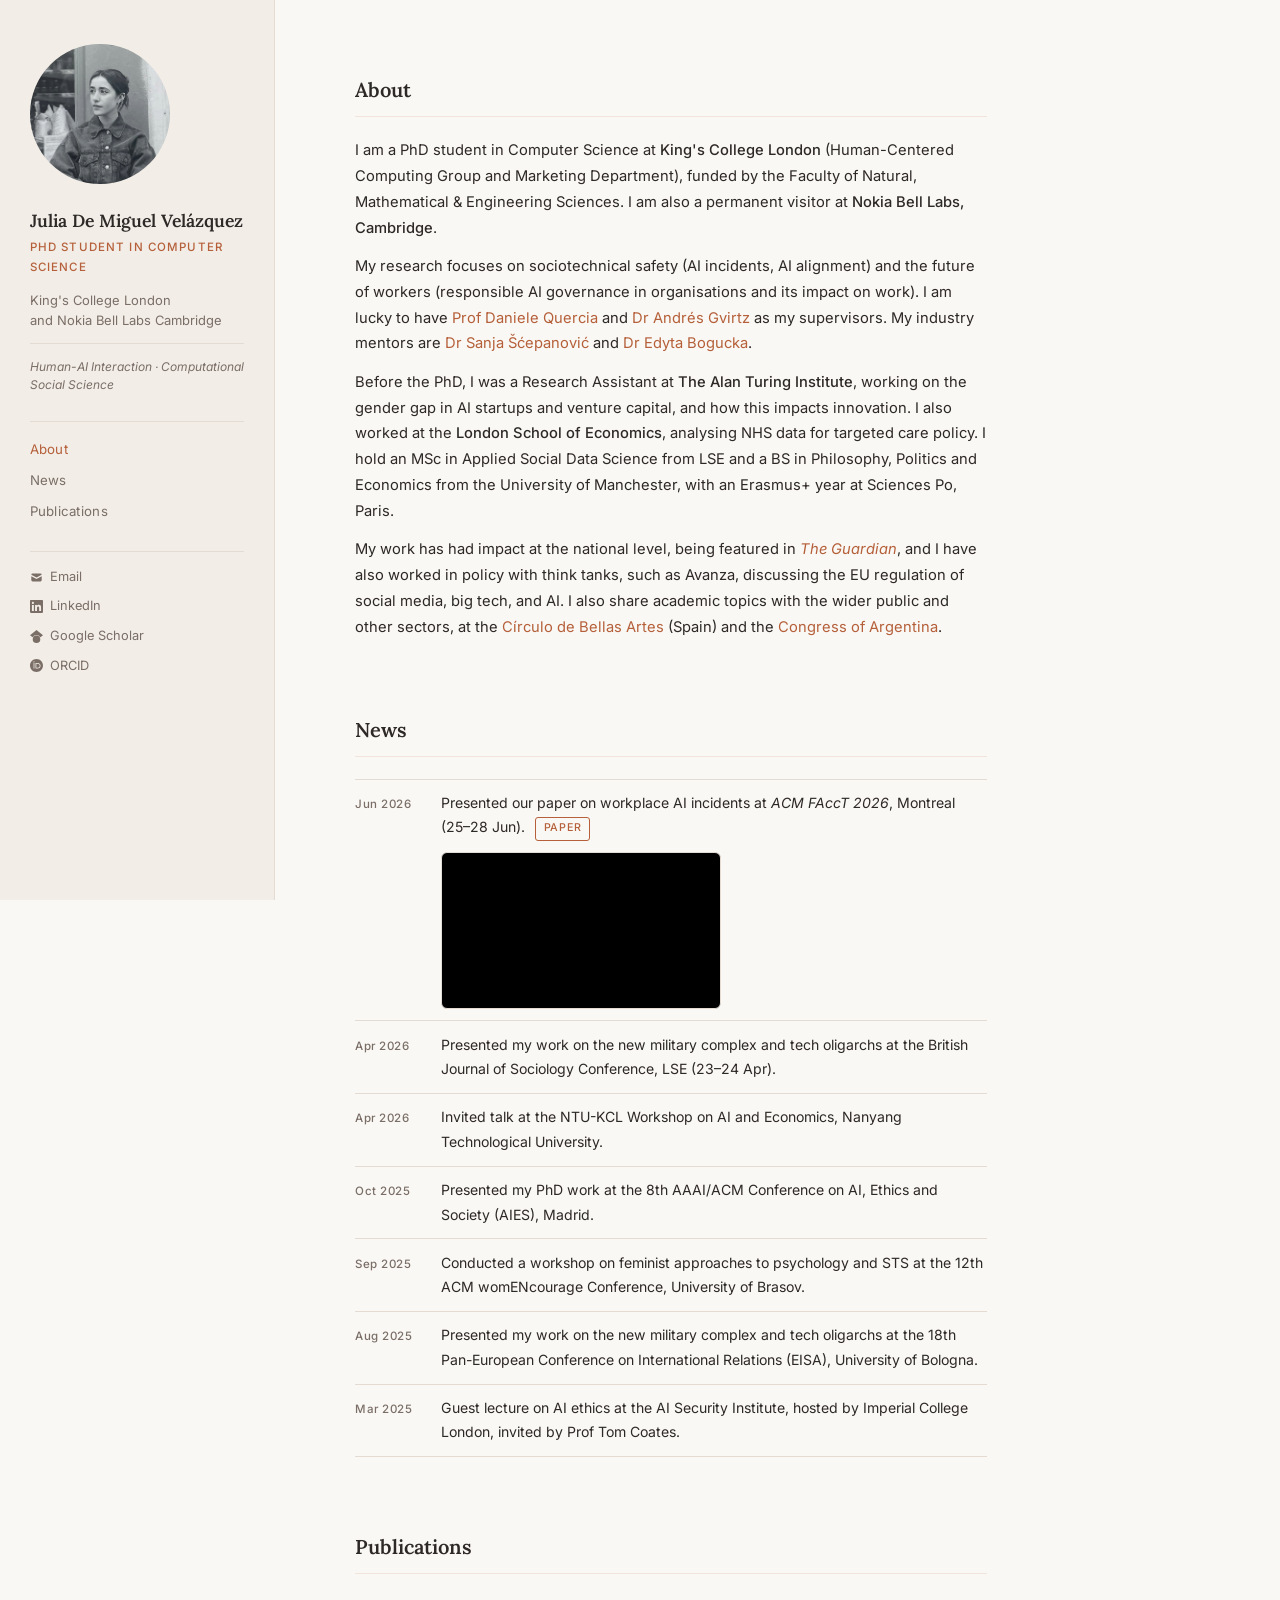
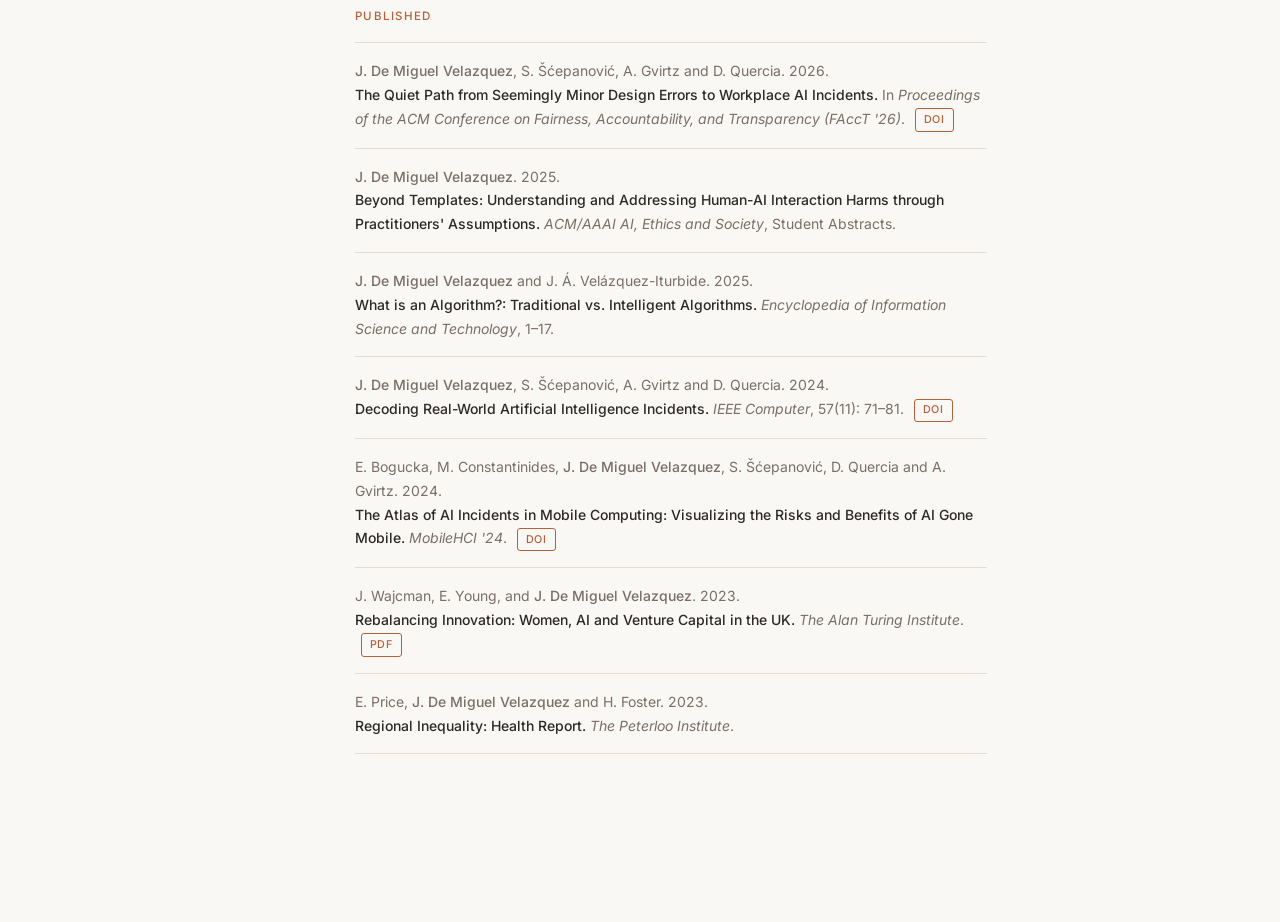
<file: index.html>
<!DOCTYPE html>
<html lang="en">
<head>
    <meta charset="UTF-8">
    <meta name="viewport" content="width=device-width, initial-scale=1.0">
    <title>Julia De Miguel Velázquez</title>
    <meta name="description" content="PhD student in Computer Science at King's College London and Nokia Bell Labs Cambridge. Research on Human-AI Interaction, AI incidents, AI alignment, and the future of work.">
    <link rel="canonical" href="https://j-demiguel.github.io/">
    <meta name="robots" content="index, follow">
    <meta property="og:type" content="profile">
    <meta property="og:title" content="Julia De Miguel Velázquez">
    <meta property="og:description" content="PhD student in Computer Science at King's College London and Nokia Bell Labs Cambridge. Research on Human-AI Interaction, AI incidents, AI alignment, and the future of work.">
    <meta property="og:url" content="https://j-demiguel.github.io/">
    <meta property="og:image" content="https://j-demiguel.github.io/photo.jpg">
    <script type="application/ld+json">
    {
      "@context": "https://schema.org",
      "@type": "Person",
      "name": "Julia De Miguel Velázquez",
      "alternateName": ["Julia De Miguel Velazquez", "Julia De Miguel"],
      "url": "https://j-demiguel.github.io/",
      "image": "https://j-demiguel.github.io/photo.jpg",
      "jobTitle": "PhD Student",
      "affiliation": [
        {"@type": "CollegeOrUniversity", "name": "King's College London"},
        {"@type": "Organization", "name": "Nokia Bell Labs"}
      ],
      "alumniOf": [
        {"@type": "CollegeOrUniversity", "name": "London School of Economics"},
        {"@type": "CollegeOrUniversity", "name": "University of Manchester"},
        {"@type": "CollegeOrUniversity", "name": "Sciences Po"}
      ],
      "knowsAbout": ["Human-AI Interaction", "Computational Social Science", "AI incidents", "AI alignment", "Future of work"],
      "sameAs": [
        "https://www.linkedin.com/in/juliademiguelvelazquez/",
        "https://scholar.google.com/citations?user=J5TqQmYAAAAJ",
        "https://orcid.org/0009-0000-5724-8275"
      ]
    }
    </script>
    <link rel="preconnect" href="https://fonts.googleapis.com">
    <link rel="preconnect" href="https://fonts.gstatic.com" crossorigin>
    <link href="https://fonts.googleapis.com/css2?family=Lora:ital,wght@0,400;0,500;0,600;1,400&family=Inter:wght@300;400;500&display=swap" rel="stylesheet">
    <link rel="stylesheet" href="style.css">
</head>
<body>
<div class="layout">

    <!-- ── Sidebar ───────────────────────────────── -->
    <aside class="sidebar">
        <div class="sidebar-content">

            <img src="photo.jpg" alt="Julia De Miguel Velázquez" class="profile-photo">

            <div class="profile-info">
                <h1 class="name">Julia De Miguel Velázquez</h1>
                <p class="title">PhD Student in Computer Science</p>
                <p class="affiliation">
                    King's College London<br>
                    and Nokia Bell Labs Cambridge
                </p>
                <p class="keywords">Human-AI Interaction &middot; Computational Social Science</p>
            </div>

            <nav class="nav" aria-label="Page sections">
                <a href="#about">About</a>
                <a href="#news">News</a>
                <a href="#publications">Publications</a>
            </nav>

            <div class="contact">
                <a href="mailto:julia.demiguel.velazquez@gmail.com" class="contact-link">
                    <svg xmlns="http://www.w3.org/2000/svg" viewBox="0 0 20 20" fill="currentColor" width="13" height="13" aria-hidden="true">
                        <path d="M2.003 5.884L10 9.882l7.997-3.998A2 2 0 0016 4H4a2 2 0 00-1.997 1.884z"/>
                        <path d="M18 8.118l-8 4-8-4V14a2 2 0 002 2h12a2 2 0 002-2V8.118z"/>
                    </svg>
                    Email
                </a>
                <a href="https://www.linkedin.com/in/juliademiguelvelazquez/" target="_blank" rel="noopener" class="contact-link">
                    <svg xmlns="http://www.w3.org/2000/svg" viewBox="0 0 24 24" fill="currentColor" width="13" height="13" aria-hidden="true">
                        <path d="M20.447 20.452h-3.554v-5.569c0-1.328-.027-3.037-1.852-3.037-1.853 0-2.136 1.445-2.136 2.939v5.667H9.351V9h3.414v1.561h.046c.477-.9 1.637-1.85 3.37-1.85 3.601 0 4.267 2.37 4.267 5.455v6.286zM5.337 7.433a2.062 2.062 0 01-2.063-2.065 2.064 2.064 0 112.063 2.065zm1.782 13.019H3.555V9h3.564v11.452zM22.225 0H1.771C.792 0 0 .774 0 1.729v20.542C0 23.227.792 24 1.771 24h20.451C23.2 24 24 23.227 24 22.271V1.729C24 .774 23.2 0 22.222 0h.003z"/>
                    </svg>
                    LinkedIn
                </a>
                <a href="https://scholar.google.com/citations?user=J5TqQmYAAAAJ&amp;hl=en" target="_blank" rel="noopener" class="contact-link">
                    <svg xmlns="http://www.w3.org/2000/svg" viewBox="0 0 24 24" fill="currentColor" width="13" height="13" aria-hidden="true">
                        <path d="M12 24a7 7 0 1 1 0-14 7 7 0 0 1 0 14zm0-24L0 9.5l4.838 3.94A8 8 0 0 1 12 9a8 8 0 0 1 7.162 4.44L24 9.5z"/>
                    </svg>
                    Google Scholar
                </a>
                <a href="https://orcid.org/0009-0000-5724-8275" target="_blank" rel="noopener" class="contact-link">
                    <svg xmlns="http://www.w3.org/2000/svg" viewBox="0 0 24 24" fill="currentColor" width="13" height="13" aria-hidden="true">
                        <path d="M12 0C5.372 0 0 5.372 0 12s5.372 12 12 12 12-5.372 12-12S18.628 0 12 0zM7.369 4.378c.525 0 .947.431.947.947s-.422.947-.947.947a.95.95 0 0 1-.947-.947c0-.525.422-.947.947-.947zm-.722 3.038h1.444v10.041H6.647V7.416zm3.562 0h3.9c3.712 0 5.344 2.653 5.344 5.025 0 2.578-2.016 5.025-5.325 5.025h-3.919V7.416zm1.444 1.303v7.444h2.297c3.272 0 4.022-2.484 4.022-3.722 0-2.016-1.284-3.722-4.097-3.722h-2.222z"/>
                    </svg>
                    ORCID
                </a>
            </div>

        </div>
    </aside>

    <!-- ── Main content ──────────────────────────── -->
    <main class="main">

        <!-- About -->
        <section id="about">
            <h2>About</h2>
            <p>
                I am a PhD student in Computer Science at <strong>King's College London</strong>
                (Human-Centered Computing Group and Marketing Department), funded by the Faculty of
                Natural, Mathematical &amp; Engineering Sciences. I am also a permanent visitor at
                <strong>Nokia Bell Labs, Cambridge</strong>.
            </p>
            <p>
                My research focuses on sociotechnical safety (AI incidents, AI alignment) and the future
                of workers (responsible AI governance in organisations and its impact on work).
                I am lucky to have <a href="https://researchswinger.org/" target="_blank" rel="noopener">Prof Daniele Quercia</a>
                and <a href="https://agvirtz.github.io/" target="_blank" rel="noopener">Dr Andrés Gvirtz</a> as my supervisors.
                My industry mentors are <a href="https://www.uehiro.ox.ac.uk/people/dr-sanja-scepanovic" target="_blank" rel="noopener">Dr Sanja Šćepanović</a>
                and <a href="https://www.nokia.com/people/edyta-bogucka/" target="_blank" rel="noopener">Dr Edyta Bogucka</a>.
            </p>
            <p>
                Before the PhD, I was a Research Assistant at <strong>The Alan Turing Institute</strong>,
                working on the gender gap in AI startups and venture capital, and how this impacts innovation.
                I also worked at the <strong>London School of Economics</strong>, analysing NHS data for
                targeted care policy. I hold an MSc in Applied Social Data Science from LSE and a BS in
                Philosophy, Politics and Economics from the University of Manchester, with an Erasmus+ year
                at Sciences Po, Paris.
            </p>
            <p>
                My work has had impact at the national level, being featured in
                <a href="https://www.theguardian.com/technology/2023/oct/04/female-founded-ai-startups-win-just-2-of-funding-deals-in-uk" target="_blank" rel="noopener"><em>The Guardian</em></a>,
                and I have also worked in policy with think tanks, such as Avanza, discussing the EU
                regulation of social media, big tech, and AI. I also share academic topics with the wider
                public and other sectors, at the
                <a href="https://www.youtube.com/watch?v=kuEY2eDYbso&amp;t=4553s" target="_blank" rel="noopener">Círculo de Bellas Artes</a> (Spain)
                and the <a href="https://www.youtube.com/watch?v=dstVVG1F2Zs&amp;t=194s" target="_blank" rel="noopener">Congress of Argentina</a>.
            </p>
        </section>

        <!-- News -->
        <section id="news">
            <h2>News</h2>
            <ul class="news-list">
                <li>
                    <span class="news-date">Jun 2026</span>
                    <span>
                        Presented our paper on workplace AI incidents at <em>ACM FAccT 2026</em>, Montreal (25–28 Jun).
                        <a href="https://dl.acm.org/doi/10.1145/3805689.3812396" class="pub-link news-link" target="_blank" rel="noopener">Paper</a>
                        <span class="news-video">
                            <iframe src="https://www.youtube-nocookie.com/embed/SoS3deGPHhM?start=65"
                                    title="The Quiet Path from Seemingly Minor Design Errors to Workplace AI Incidents"
                                    loading="lazy"
                                    allow="accelerometer; clipboard-write; encrypted-media; gyroscope; picture-in-picture"
                                    allowfullscreen></iframe>
                        </span>
                    </span>
                </li>
                <li>
                    <span class="news-date">Apr 2026</span>
                    <span>Presented my work on the new military complex and tech oligarchs at the British Journal of Sociology Conference, LSE (23–24 Apr).</span>
                </li>
                <li>
                    <span class="news-date">Apr 2026</span>
                    <span>Invited talk at the NTU-KCL Workshop on AI and Economics, Nanyang Technological University.</span>
                </li>
                <li>
                    <span class="news-date">Oct 2025</span>
                    <span>Presented my PhD work at the 8th AAAI/ACM Conference on AI, Ethics and Society (AIES), Madrid.</span>
                </li>
                <li>
                    <span class="news-date">Sep 2025</span>
                    <span>Conducted a workshop on feminist approaches to psychology and STS at the 12th ACM womENcourage Conference, University of Brasov.</span>
                </li>
                <li>
                    <span class="news-date">Aug 2025</span>
                    <span>Presented my work on the new military complex and tech oligarchs at the 18th Pan-European Conference on International Relations (EISA), University of Bologna.</span>
                </li>
                <li>
                    <span class="news-date">Mar 2025</span>
                    <span>Guest lecture on AI ethics at the AI Security Institute, hosted by Imperial College London, invited by Prof Tom Coates.</span>
                </li>
            </ul>
        </section>

        <!-- Publications -->
        <section id="publications">
            <h2>Publications</h2>

            <h3>Published</h3>
            <ul class="pub-list">

                <li class="pub-item">
                    <span class="pub-authors">
                        <strong>J. De Miguel Velazquez</strong>, S. Šćepanović, A. Gvirtz and D. Quercia. 2026.
                    </span>
                    <span class="pub-title">The Quiet Path from Seemingly Minor Design Errors to Workplace AI Incidents.</span>
                    <span class="pub-venue">
                        In <em>Proceedings of the ACM Conference on Fairness, Accountability, and Transparency (FAccT '26)</em>.
                    </span>
                    <a href="https://dl.acm.org/doi/10.1145/3805689.3812396" class="pub-link" target="_blank" rel="noopener">DOI</a>
                </li>

                <li class="pub-item">
                    <span class="pub-authors">
                        <strong>J. De Miguel Velazquez</strong>. 2025.
                    </span>
                    <span class="pub-title">Beyond Templates: Understanding and Addressing Human-AI Interaction Harms through Practitioners' Assumptions.</span>
                    <span class="pub-venue">
                        <em>ACM/AAAI AI, Ethics and Society</em>, Student Abstracts.
                    </span>
                </li>

                <li class="pub-item">
                    <span class="pub-authors">
                        <strong>J. De Miguel Velazquez</strong> and J. Á. Velázquez-Iturbide. 2025.
                    </span>
                    <span class="pub-title">What is an Algorithm?: Traditional vs. Intelligent Algorithms.</span>
                    <span class="pub-venue">
                        <em>Encyclopedia of Information Science and Technology</em>, 1–17.
                    </span>
                </li>

                <li class="pub-item">
                    <span class="pub-authors">
                        <strong>J. De Miguel Velazquez</strong>, S. Šćepanović, A. Gvirtz and D. Quercia. 2024.
                    </span>
                    <span class="pub-title">Decoding Real-World Artificial Intelligence Incidents.</span>
                    <span class="pub-venue">
                        <em>IEEE Computer</em>, 57(11): 71–81.
                    </span>
                    <a href="https://doi.org/10.1109/MC.2024.3432492" class="pub-link" target="_blank" rel="noopener">DOI</a>
                </li>

                <li class="pub-item">
                    <span class="pub-authors">
                        E. Bogucka, M. Constantinides, <strong>J. De Miguel Velazquez</strong>, S. Šćepanović, D. Quercia and A. Gvirtz. 2024.
                    </span>
                    <span class="pub-title">The Atlas of AI Incidents in Mobile Computing: Visualizing the Risks and Benefits of AI Gone Mobile.</span>
                    <span class="pub-venue">
                        <em>MobileHCI '24</em>.
                    </span>
                    <a href="https://doi.org/10.1145/3640471.368044" class="pub-link" target="_blank" rel="noopener">DOI</a>
                </li>

                <li class="pub-item">
                    <span class="pub-authors">
                        J. Wajcman, E. Young, and <strong>J. De Miguel Velazquez</strong>. 2023.
                    </span>
                    <span class="pub-title">Rebalancing Innovation: Women, AI and Venture Capital in the UK.</span>
                    <span class="pub-venue">
                        <em>The Alan Turing Institute</em>.
                    </span>
                    <a href="https://www.turing.ac.uk/news/publications/rebalancing-innovation" class="pub-link" target="_blank" rel="noopener">PDF</a>
                </li>

                <li class="pub-item">
                    <span class="pub-authors">
                        E. Price, <strong>J. De Miguel Velazquez</strong> and H. Foster. 2023.
                    </span>
                    <span class="pub-title">Regional Inequality: Health Report.</span>
                    <span class="pub-venue">
                        <em>The Peterloo Institute</em>.
                    </span>
                </li>

            </ul>
        </section>

    </main>
</div>

<script>
    const navLinks = document.querySelectorAll('.nav a');
    const sections = document.querySelectorAll('section[id]');

    const observer = new IntersectionObserver(entries => {
        entries.forEach(entry => {
            if (entry.isIntersecting) {
                navLinks.forEach(l => l.classList.remove('active'));
                const link = document.querySelector(`.nav a[href="#${entry.target.id}"]`);
                if (link) link.classList.add('active');
            }
        });
    }, { rootMargin: '-20% 0px -60% 0px' });

    sections.forEach(s => observer.observe(s));
</script>
</body>
</html>
</file>
<file: style.css>
:root {
    --bg: #faf8f4;
    --sidebar-bg: #f2ede7;
    --text: #2d2926;
    --muted: #7a6e67;
    --accent: #b5603a;
    --accent-hover: #9a4f2e;
    --accent-light: #f0e4db;
    --divider: #e4dbd3;
    --sidebar-width: 275px;
}

*, *::before, *::after { box-sizing: border-box; margin: 0; padding: 0; }

html { scroll-behavior: smooth; }

body {
    font-family: 'Inter', sans-serif;
    background: var(--bg);
    color: var(--text);
    font-size: 15px;
    line-height: 1.75;
}

a { color: var(--accent); text-decoration: none; }
a:hover { color: var(--accent-hover); text-decoration: underline; }

strong { font-weight: 500; }

/* ── Layout ─────────────────────────────────────── */
.layout {
    display: flex;
    min-height: 100vh;
}

/* ── Sidebar ─────────────────────────────────────── */
.sidebar {
    width: var(--sidebar-width);
    background: var(--sidebar-bg);
    position: fixed;
    top: 0;
    left: 0;
    height: 100vh;
    overflow-y: auto;
    border-right: 1px solid var(--divider);
    padding: 2.75rem 1.85rem;
}

.sidebar-content {
    display: flex;
    flex-direction: column;
    gap: 1.6rem;
}

.profile-photo {
    width: 140px;
    height: 140px;
    border-radius: 50%;
    object-fit: cover;
    object-position: center top;
    display: block;
    filter: grayscale(15%) contrast(1.05);
}

.name {
    font-family: 'Lora', serif;
    font-size: 1.1rem;
    font-weight: 600;
    line-height: 1.3;
    color: var(--text);
}

.title {
    font-size: 0.72rem;
    font-weight: 500;
    letter-spacing: 0.1em;
    text-transform: uppercase;
    color: var(--accent);
    margin-top: 0.3rem;
}

.affiliation {
    font-size: 0.81rem;
    color: var(--muted);
    line-height: 1.55;
    margin-top: 0.3rem;
}

.keywords {
    font-size: 0.75rem;
    color: var(--muted);
    font-style: italic;
    line-height: 1.55;
    padding-top: 0.85rem;
    border-top: 1px solid var(--divider);
}

/* ── Navigation ──────────────────────────────────── */
.nav {
    display: flex;
    flex-direction: column;
    gap: 0.2rem;
    padding-top: 0.85rem;
    border-top: 1px solid var(--divider);
}

.nav a {
    font-size: 0.83rem;
    font-weight: 400;
    color: var(--muted);
    letter-spacing: 0.02em;
    padding: 0.15rem 0;
    transition: color 0.15s;
}

.nav a:hover,
.nav a.active {
    color: var(--accent);
    text-decoration: none;
}

/* ── Contact ─────────────────────────────────────── */
.contact {
    display: flex;
    flex-direction: column;
    gap: 0.45rem;
    padding-top: 0.85rem;
    border-top: 1px solid var(--divider);
}

.contact-link {
    display: flex;
    align-items: center;
    gap: 0.45rem;
    font-size: 0.8rem;
    color: var(--muted);
    transition: color 0.15s;
}

.contact-link svg { flex-shrink: 0; }

.contact-link:hover {
    color: var(--accent);
    text-decoration: none;
}

/* ── Main content ────────────────────────────────── */
.main {
    margin-left: var(--sidebar-width);
    padding: 4.5rem 5.5rem 6rem 5rem;
    max-width: 800px;
    width: 100%;
}

section {
    margin-bottom: 4.5rem;
}

/* ── Section headings ────────────────────────────── */
h2 {
    font-family: 'Lora', serif;
    font-size: 1.25rem;
    font-weight: 600;
    color: var(--text);
    margin-bottom: 1.35rem;
    padding-bottom: 0.55rem;
    border-bottom: 1.5px solid var(--accent-light);
}

h3 {
    font-size: 0.72rem;
    font-weight: 500;
    letter-spacing: 0.11em;
    text-transform: uppercase;
    color: var(--accent);
    margin-top: 2rem;
    margin-bottom: 1rem;
}

p {
    margin-bottom: 0.8rem;
    font-size: 0.92rem;
}

p:last-child { margin-bottom: 0; }

/* ── News ────────────────────────────────────────── */
.news-list {
    list-style: none;
    display: flex;
    flex-direction: column;
}

.news-list li {
    display: flex;
    gap: 1.5rem;
    align-items: baseline;
    font-size: 0.88rem;
    padding: 0.7rem 0;
    border-bottom: 1px solid var(--divider);
}

.news-list li:first-child { border-top: 1px solid var(--divider); }

.news-date {
    flex-shrink: 0;
    font-size: 0.72rem;
    font-weight: 500;
    letter-spacing: 0.05em;
    color: var(--muted);
    width: 62px;
}

.news-link { margin-left: 0.4rem; }

.news-video {
    display: block;
    width: 100%;
    max-width: 280px;
    aspect-ratio: 16 / 9;
    margin-top: 0.7rem;
    border-radius: 6px;
    overflow: hidden;
    border: 1px solid var(--divider);
    background: #000;
}

.news-video iframe {
    width: 100%;
    height: 100%;
    border: 0;
    display: block;
}

.news-placeholder {
    font-size: 0.83rem;
    color: var(--muted);
    margin-top: 1rem;
}

/* ── Publications ────────────────────────────────── */
.pub-list {
    list-style: none;
    display: flex;
    flex-direction: column;
    gap: 0;
}

.pub-item {
    font-size: 0.875rem;
    line-height: 1.7;
    padding: 1rem 0;
    border-bottom: 1px solid var(--divider);
}

.pub-item:first-child { border-top: 1px solid var(--divider); }

.pub-authors {
    color: var(--muted);
    display: block;
}

.pub-title {
    color: var(--text);
    font-weight: 500;
    display: inline;
}

.pub-venue {
    color: var(--muted);
}

.forthcoming {
    font-size: 0.7rem;
    background: var(--accent-light);
    color: var(--accent);
    padding: 0.1rem 0.45rem;
    border-radius: 3px;
    font-style: normal;
    white-space: nowrap;
}

.pub-link {
    display: inline-block;
    font-size: 0.67rem;
    font-weight: 500;
    letter-spacing: 0.07em;
    text-transform: uppercase;
    color: var(--accent);
    border: 1px solid currentColor;
    padding: 0.1rem 0.5rem;
    border-radius: 3px;
    margin-left: 0.35rem;
    vertical-align: middle;
    transition: all 0.15s;
}

.pub-link:hover {
    background: var(--accent);
    color: white;
    text-decoration: none;
}

/* ── CV download ─────────────────────────────────── */
.btn-download {
    display: inline-flex;
    align-items: center;
    gap: 0.5rem;
    background: var(--accent);
    color: white;
    padding: 0.6rem 1.3rem;
    border-radius: 4px;
    font-size: 0.83rem;
    font-weight: 500;
    margin-top: 0.85rem;
    transition: background 0.15s;
    letter-spacing: 0.01em;
}

.btn-download:hover {
    background: var(--accent-hover);
    color: white;
    text-decoration: none;
}

/* ── Responsive ──────────────────────────────────── */
@media (max-width: 800px) {
    .layout { flex-direction: column; }

    .sidebar {
        position: relative;
        width: 100%;
        height: auto;
        border-right: none;
        border-bottom: 1px solid var(--divider);
        padding: 2rem 1.5rem;
    }

    .sidebar-content {
        flex-direction: row;
        flex-wrap: wrap;
        align-items: flex-start;
        gap: 1.25rem;
    }

    .profile-photo {
        width: 90px;
        height: 90px;
    }

    .profile-info { flex: 1; min-width: 180px; }

    .nav, .contact {
        flex-direction: row;
        flex-wrap: wrap;
        gap: 0.4rem 1.25rem;
        width: 100%;
        border-top: 1px solid var(--divider);
        padding-top: 0.75rem;
    }

    .keywords { border-top: none; padding-top: 0.3rem; }

    .main {
        margin-left: 0;
        padding: 2.5rem 1.5rem 4rem;
    }
}
</file>
